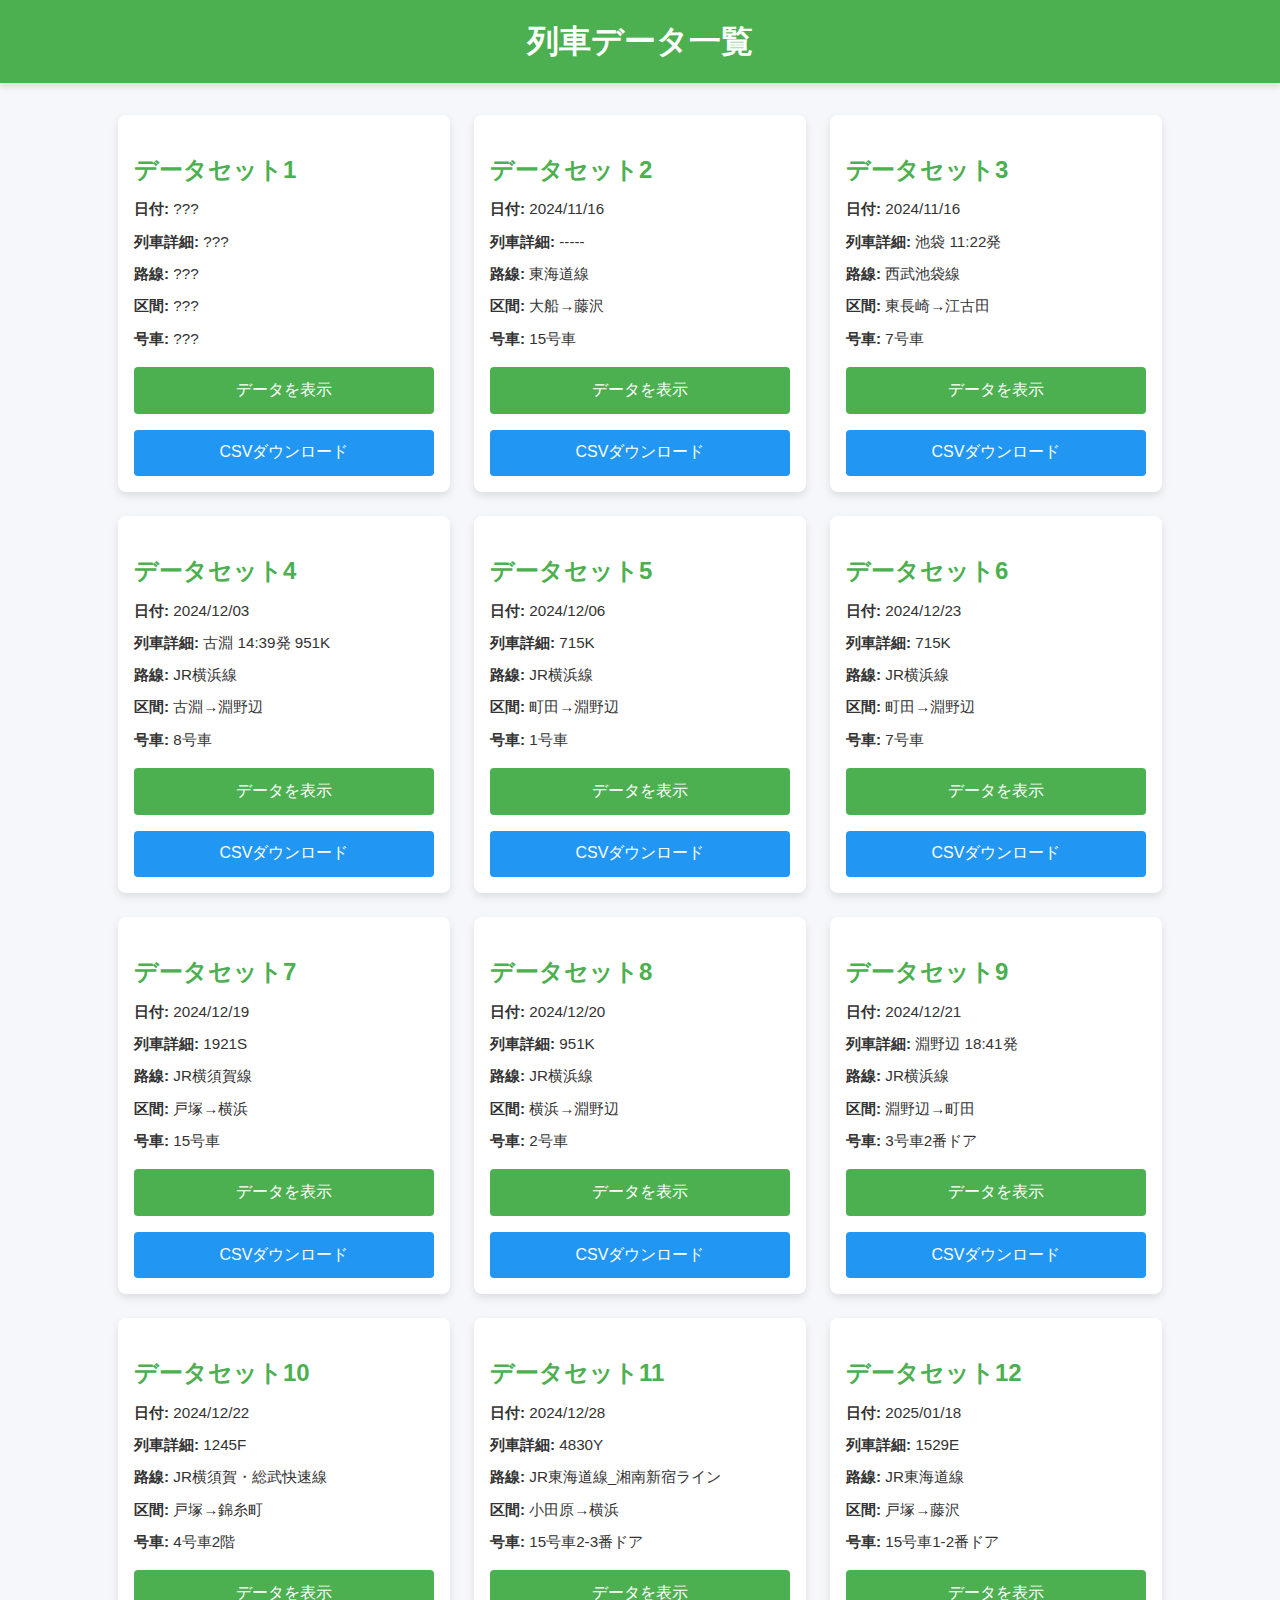
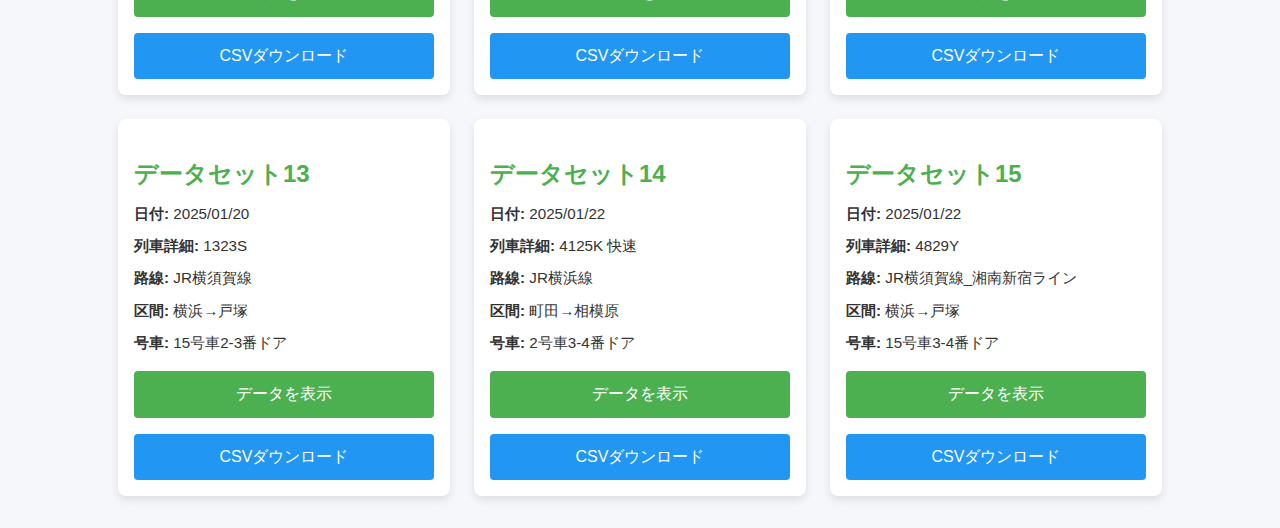
<file: index.html>
<!DOCTYPE html>
<html lang="ja">
<head>
  <meta charset="UTF-8">
  <title>列車データ一覧</title>
  <link rel="stylesheet" href="style.css">
  <script>
    // CSVファイル名をローカルストレージに保存
    function selectCSV(fileName) {
      localStorage.setItem('selectedCSV', fileName);
      window.location.href = './animation/visualization.html'; // 可視化ページに遷移
    }
    
    // CSVファイルをダウンロード
    function downloadCSV(fileName) {
      const link = document.createElement('a');
      link.href = fileName;
      link.download = fileName.split('/').pop();
      document.body.appendChild(link);
      link.click();
      document.body.removeChild(link);
    }
  </script>
</head>
<body>
  <header>
    <h1>列車データ一覧</h1>
  </header>
  <main class="data-list">
    <div class="data-item">
      <h2>データセット1</h2>
      <p><strong>日付:</strong> ???</p>
      <p><strong>列車詳細:</strong> ???</p>
      <p><strong>路線:</strong> ???</p>
      <p><strong>区間:</strong> ???</p>
      <p><strong>号車:</strong> ???</p>
      <div class="action-buttons">
        <button onclick="selectCSV('data/vectors.csv')">データを表示</button>
        <button class="download-btn" onclick="downloadCSV('data/vectors.csv')">CSVダウンロード</button>
      </div>
    </div>
    <div class="data-item">
      <h2>データセット2</h2>
      <p><strong>日付:</strong> 2024/11/16</p>
      <p><strong>列車詳細:</strong> -----</p>
      <p><strong>路線:</strong> 東海道線</p>
      <p><strong>区間:</strong> 大船→藤沢</p>
      <p><strong>号車:</strong> 15号車</p>
      <div class="action-buttons">
        <button onclick="selectCSV('data/Acceleration with g 2024-11-16 08-37-57.csv')">データを表示</button>
        <button class="download-btn" onclick="downloadCSV('data/Acceleration with g 2024-11-16 08-37-57.csv')">CSVダウンロード</button>
      </div>
    </div>
    <div class="data-item">
      <h2>データセット3</h2>
      <p><strong>日付:</strong> 2024/11/16</p>
      <p><strong>列車詳細:</strong> 池袋 11:22発</p>
      <p><strong>路線:</strong> 西武池袋線</p>
      <p><strong>区間:</strong> 東長崎→江古田</p>
      <p><strong>号車:</strong> 7号車</p>
      <div class="action-buttons">
        <button onclick="selectCSV('data/Raw Data.csv')">データを表示</button>
        <button class="download-btn" onclick="downloadCSV('data/Raw Data.csv')">CSVダウンロード</button>
      </div>
    </div>
    <div class="data-item">
      <h2>データセット4</h2>
      <p><strong>日付:</strong> 2024/12/03</p>
      <p><strong>列車詳細:</strong> 古淵 14:39発 951K</p>
      <p><strong>路線:</strong> JR横浜線</p>
      <p><strong>区間:</strong> 古淵→淵野辺</p>
      <p><strong>号車:</strong> 8号車</p>
      <div class="action-buttons">
        <button onclick="selectCSV('data/g 2024-12-03 14-42-23.csv')">データを表示</button>
        <button class="download-btn" onclick="downloadCSV('data/g 2024-12-03 14-42-23.csv')">CSVダウンロード</button>
      </div>
    </div>
    <div class="data-item">
      <h2>データセット5</h2>
      <p><strong>日付:</strong> 2024/12/06</p>
      <p><strong>列車詳細:</strong> 715K</p>
      <p><strong>路線:</strong> JR横浜線</p>
      <p><strong>区間:</strong> 町田→淵野辺</p>
      <p><strong>号車:</strong> 1号車</p>
      <div class="action-buttons">
        <button onclick="selectCSV('data/g 2024-12-06 10-43-37.csv')">データを表示</button>
        <button class="download-btn" onclick="downloadCSV('data/g 2024-12-06 10-43-37.csv')">CSVダウンロード</button>
      </div>
    </div>
    <div class="data-item">
      <h2>データセット6</h2>
      <p><strong>日付:</strong> 2024/12/23</p>
      <p><strong>列車詳細:</strong> 715K</p>
      <p><strong>路線:</strong> JR横浜線</p>
      <p><strong>区間:</strong> 町田→淵野辺</p>
      <p><strong>号車:</strong> 7号車</p>
      <div class="action-buttons">
        <button onclick="selectCSV('data/Accelerometer_1.csv')">データを表示</button>
        <button class="download-btn" onclick="downloadCSV('data/Accelerometer_1.csv')">CSVダウンロード</button>
      </div>
    </div>
    <div class="data-item">
      <h2>データセット7</h2>
      <p><strong>日付:</strong> 2024/12/19</p>
      <p><strong>列車詳細:</strong> 1921S</p>
      <p><strong>路線:</strong> JR横須賀線</p>
      <p><strong>区間:</strong> 戸塚→横浜</p>
      <p><strong>号車:</strong> 15号車</p>
      <div class="action-buttons">
        <button onclick="selectCSV('data/2024-12-19 21-24-22.csv')">データを表示</button>
        <button class="download-btn" onclick="downloadCSV('data/2024-12-19 21-24-22.csv')">CSVダウンロード</button>
      </div>
    </div>
    <div class="data-item">
      <h2>データセット8</h2>
      <p><strong>日付:</strong> 2024/12/20</p>
      <p><strong>列車詳細:</strong> 951K</p>
      <p><strong>路線:</strong> JR横浜線</p>
      <p><strong>区間:</strong> 横浜→淵野辺</p>
      <p><strong>号車:</strong> 2号車</p>
      <div class="action-buttons">
        <button onclick="selectCSV('data/Accelerometer_2.csv')">データを表示</button>
        <button class="download-btn" onclick="downloadCSV('data/Accelerometer_2.csv')">CSVダウンロード</button>
      </div>
    </div>
    <div class="data-item">
      <h2>データセット9</h2>
      <p><strong>日付:</strong> 2024/12/21</p>
      <p><strong>列車詳細:</strong> 淵野辺 18:41発</p>
      <p><strong>路線:</strong> JR横浜線</p>
      <p><strong>区間:</strong> 淵野辺→町田</p>
      <p><strong>号車:</strong> 3号車2番ドア</p>
      <div class="action-buttons">
        <button onclick="selectCSV('data/Accelerometer_3.csv')">データを表示</button>
        <button class="download-btn" onclick="downloadCSV('data/Accelerometer_3.csv')">CSVダウンロード</button>
      </div>
    </div>
    <div class="data-item">
      <h2>データセット10</h2>
      <p><strong>日付:</strong> 2024/12/22</p>
      <p><strong>列車詳細:</strong> 1245F</p>
      <p><strong>路線:</strong> JR横須賀・総武快速線</p>
      <p><strong>区間:</strong> 戸塚→錦糸町</p>
      <p><strong>号車:</strong> 4号車2階</p>
      <div class="action-buttons">
        <button onclick="selectCSV('data/Accelerometer_4.csv')">データを表示</button>
        <button class="download-btn" onclick="downloadCSV('data/Accelerometer_4.csv')">CSVダウンロード</button>
      </div>
    </div>
    <div class="data-item">
      <h2>データセット11</h2>
      <p><strong>日付:</strong> 2024/12/28</p>
      <p><strong>列車詳細:</strong> 4830Y</p>
      <p><strong>路線:</strong> JR東海道線_湘南新宿ライン</p>
      <p><strong>区間:</strong> 小田原→横浜</p>
      <p><strong>号車:</strong> 15号車2-3番ドア</p>
      <div class="action-buttons">
        <button onclick="selectCSV('data/Accelerometer_5.csv')">データを表示</button>
        <button class="download-btn" onclick="downloadCSV('data/Accelerometer_5.csv')">CSVダウンロード</button>
      </div>
    </div>
    <div class="data-item">
      <h2>データセット12</h2>
      <p><strong>日付:</strong> 2025/01/18</p>
      <p><strong>列車詳細:</strong> 1529E</p>
      <p><strong>路線:</strong> JR東海道線</p>
      <p><strong>区間:</strong> 戸塚→藤沢</p>
      <p><strong>号車:</strong> 15号車1-2番ドア</p>
      <div class="action-buttons">
        <button onclick="selectCSV('data/Accelerometer_6.csv')">データを表示</button>
        <button class="download-btn" onclick="downloadCSV('data/Accelerometer_6.csv')">CSVダウンロード</button>
      </div>
    </div>
    <div class="data-item">
      <h2>データセット13</h2>
      <p><strong>日付:</strong> 2025/01/20</p>
      <p><strong>列車詳細:</strong> 1323S</p>
      <p><strong>路線:</strong> JR横須賀線</p>
      <p><strong>区間:</strong> 横浜→戸塚</p>
      <p><strong>号車:</strong> 15号車2-3番ドア</p>
      <div class="action-buttons">
        <button onclick="selectCSV('data/Accelerometer_7.csv')">データを表示</button>
        <button class="download-btn" onclick="downloadCSV('data/Accelerometer_7.csv')">CSVダウンロード</button>
      </div>
    </div>
    <div class="data-item">
      <h2>データセット14</h2>
      <p><strong>日付:</strong> 2025/01/22</p>
      <p><strong>列車詳細:</strong> 4125K 快速</p>
      <p><strong>路線:</strong> JR横浜線</p>
      <p><strong>区間:</strong> 町田→相模原</p>
      <p><strong>号車:</strong> 2号車3-4番ドア</p>
      <div class="action-buttons">
        <button onclick="selectCSV('data/Accelerometer_8.csv')">データを表示</button>
        <button class="download-btn" onclick="downloadCSV('data/Accelerometer_8.csv')">CSVダウンロード</button>
      </div>
    </div>
    <div class="data-item">
      <h2>データセット15</h2>
      <p><strong>日付:</strong> 2025/01/22</p>
      <p><strong>列車詳細:</strong> 4829Y</p>
      <p><strong>路線:</strong> JR横須賀線_湘南新宿ライン</p>
      <p><strong>区間:</strong> 横浜→戸塚</p>
      <p><strong>号車:</strong> 15号車3-4番ドア</p>
      <div class="action-buttons">
        <button onclick="selectCSV('data/Accelerometer_9.csv')">データを表示</button>
        <button class="download-btn" onclick="downloadCSV('data/Accelerometer_9.csv')">CSVダウンロード</button>
      </div>
    </div>
  </main>
</body>
</html>
</file>
<file: style.css>
/* 全体の基本スタイル */
body {
  margin: 0;
  font-family: 'Arial', sans-serif;
  background: #f5f7fa;
  color: #333;
  line-height: 1.6;
}

header {
  background: #4CAF50;
  color: white;
  text-align: center;
  padding: 1rem 0;
  box-shadow: 0 4px 6px rgba(0, 0, 0, 0.1);
}

header h1 {
  margin: 0;
  font-size: 2rem;
}

main {
  max-width: 1200px;
  margin: 2rem auto;
  display: flex;
  flex-wrap: wrap;
  gap: 1.5rem;
  padding: 0 1rem;
  justify-content: center;
}

/* 各データセットのカードスタイル */
.data-item {
  background: white;
  border-radius: 8px;
  box-shadow: 0 4px 8px rgba(0, 0, 0, 0.1);
  width: 300px;
  padding: 1rem;
  text-align: left;
  transition: transform 0.2s ease, box-shadow 0.2s ease;
}

.data-item:hover {
  transform: translateY(-5px);
  box-shadow: 0 8px 16px rgba(0, 0, 0, 0.2);
}

.data-item h2 {
  color: #4CAF50;
  font-size: 1.5rem;
  margin-bottom: 0.5rem;
}

.data-item p {
  margin: 0.5rem 0;
  font-size: 0.95rem;
}

/* ボタンのスタイル */
button {
  background: #4CAF50;
  color: white;
  border: none;
  padding: 0.8rem 1.2rem;
  border-radius: 4px;
  font-size: 1rem;
  cursor: pointer;
  margin-top: 0.5rem;
  transition: background 0.3s ease;
}

button:hover {
  background: #45A049;
}

button:active {
  background: #3E8E41;
}

button:focus {
  outline: none;
}

/* アクションボタンのコンテナ */
.action-buttons {
  display: flex;
  flex-direction: column;
  gap: 0.5rem;
  margin-top: 0.5rem;
}

/* ダウンロードボタンのスタイル */
.download-btn {
  background: #2196F3;
}

.download-btn:hover {
  background: #0b7dda;
}

.download-btn:active {
  background: #0a6fc2;
}

/* 可視化ページのボタン */
.visualization-controls {
  position: absolute;
  top: 10px;
  right: 10px;
  background: rgba(0, 0, 0, 0.5);
  padding: 10px;
  border-radius: 4px;
  display: flex;
  flex-direction: column;
  gap: 10px;
}

.visualization-controls button {
  width: 100%;
  margin-top: 0;
}

.return-btn {
  background: #f44336;
}

.return-btn:hover {
  background: #d32f2f;
}

.download-csv-btn {
  background: #2196F3;
}

.download-csv-btn:hover {
  background: #0b7dda;
}
</file>
